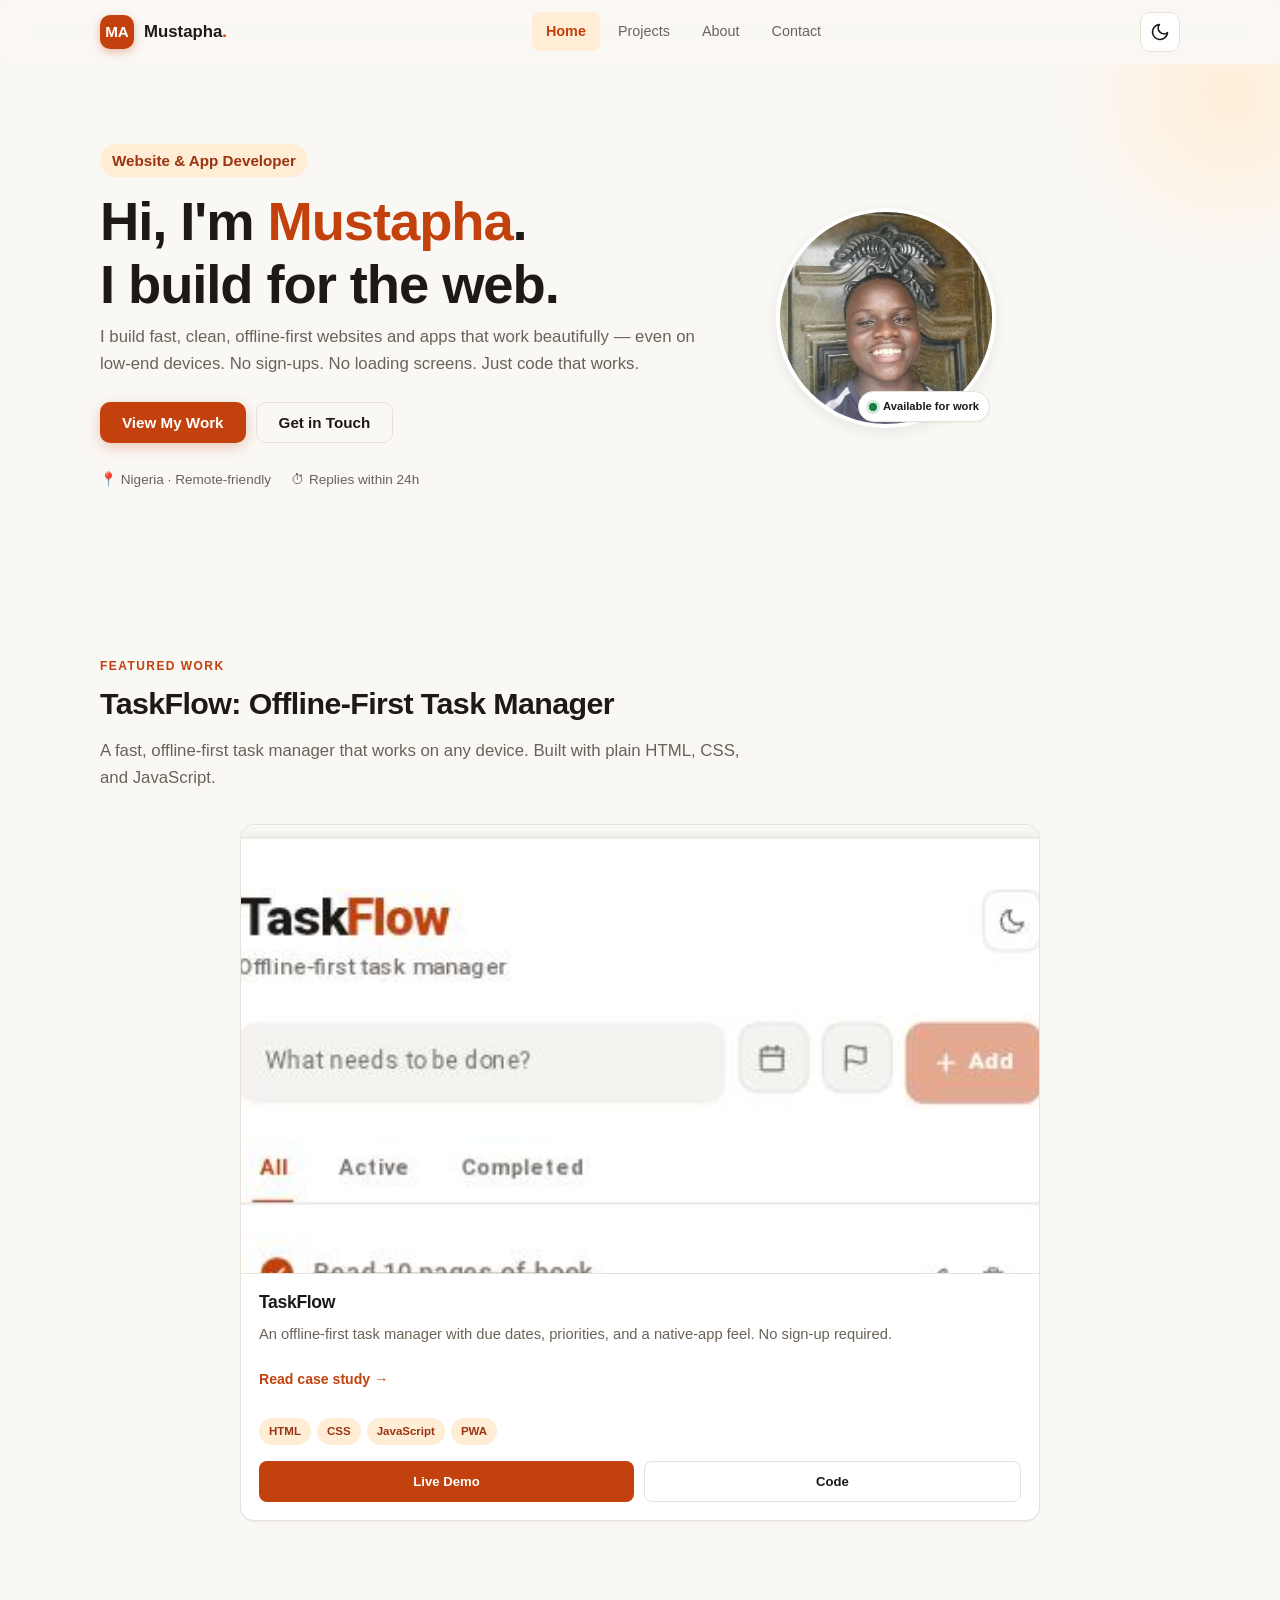
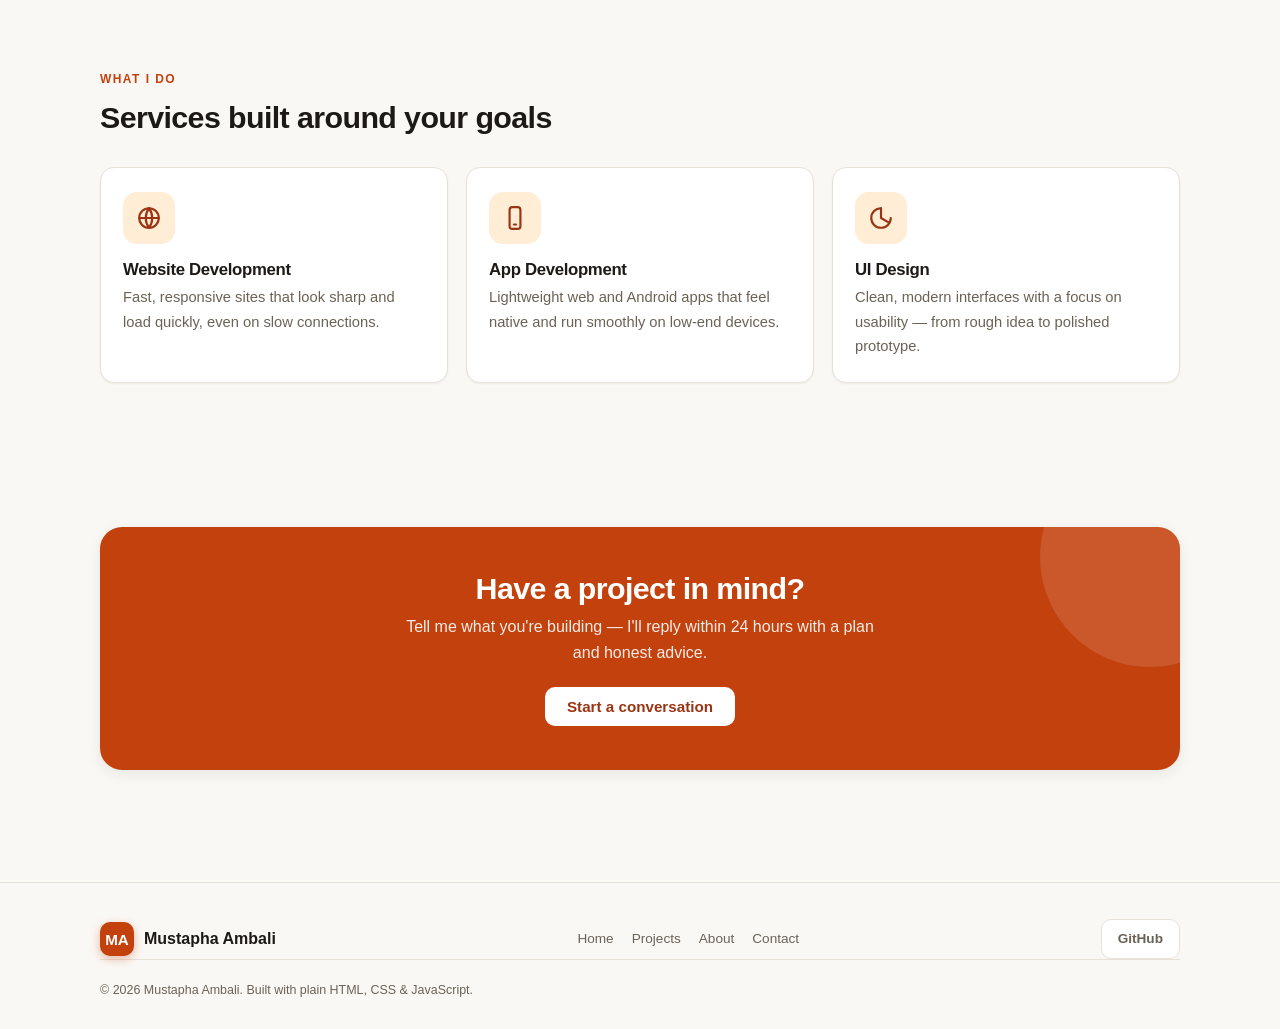
<file: index.html>
<!-- ============================================================
     MUSTAPHA AMBALI — HOME PAGE
     ============================================================ -->
<!DOCTYPE html>
<html lang="en">
<head>
  <meta charset="UTF-8" />
  <meta name="viewport" content="width=device-width, initial-scale=1.0" />
  <meta name="theme-color" content="#c2410c" />
  <meta name="description" content="Mustapha Ambali — Website & App Developer building fast, clean, offline-first web apps." />
  <title>Mustapha Ambali — Website & App Developer</title>
  <link rel="stylesheet" href="styles.css" />
</head>
<body>

  <!-- NAVBAR -->
  <header class="navbar" id="navbar">
    <div class="nav-inner">
      <a href="index.html" class="brand" aria-label="Mustapha Ambali — home">
        <span class="brand-mark" aria-hidden="true">MA</span>
        <span class="brand-name">Mustapha<span>.</span></span>
      </a>
      <nav class="nav-links" aria-label="Primary">
        <a href="index.html" class="active">Home</a>
        <a href="projects.html">Projects</a>
        <a href="about.html">About</a>
        <a href="contact.html">Contact</a>
      </nav>
      <div class="nav-actions">
        <button class="icon-btn theme-toggle" type="button" aria-label="Toggle dark mode">
          <svg class="icon-moon" viewBox="0 0 24 24" fill="none" stroke="currentColor" stroke-width="2" stroke-linecap="round" stroke-linejoin="round"><path d="M21 12.79A9 9 0 1 1 11.21 3 7 7 0 0 0 21 12.79z" /></svg>
          <svg class="icon-sun" viewBox="0 0 24 24" fill="none" stroke="currentColor" stroke-width="2" stroke-linecap="round" stroke-linejoin="round"><circle cx="12" cy="12" r="4" /><path d="M12 2v2M12 20v2M4.93 4.93l1.41 1.41M17.66 17.66l1.41 1.41M2 12h2M20 12h2M4.93 19.07l1.41-1.41M17.66 6.34l1.41-1.41" /></svg>
        </button>
        <button class="icon-btn hamburger" type="button" aria-label="Open menu" aria-controls="mobileMenu" aria-expanded="false">
          <span class="hamburger-lines" aria-hidden="true"><span></span><span></span><span></span></span>
        </button>
      </div>
    </div>
  </header>

  <!-- MOBILE MENU -->
  <div class="mobile-menu" id="mobileMenu" aria-hidden="true">
    <div class="mobile-menu-backdrop" data-close-menu></div>
    <aside class="mobile-menu-panel" role="dialog" aria-modal="true" aria-label="Site menu">
      <div class="mobile-menu-head">
        <span class="mobile-menu-title">Menu</span>
        <button class="mobile-menu-close" type="button" aria-label="Close menu" data-close-menu>
          <svg viewBox="0 0 24 24" fill="none" stroke="currentColor" stroke-width="2" stroke-linecap="round" stroke-linejoin="round"><path d="M18 6 6 18M6 6l12 12" /></svg>
        </button>
      </div>
      <nav class="mobile-nav-links">
        <a href="index.html">Home</a>
        <a href="projects.html">Projects</a>
        <a href="about.html">About</a>
        <a href="contact.html">Contact</a>
      </nav>
      <div class="mobile-menu-foot">
        <a href="contact.html" class="btn btn-primary btn-block">Hire Me</a>
      </div>
    </aside>
  </div>

  <main>
    <!-- HERO -->
    <section class="hero">
      <div class="container hero-inner">
        <div class="hero-photo-wrap">
          <img class="hero-photo" src="profile.jpg" alt="Portrait of Mustapha Ambali" width="220" height="220" />
          <span class="hero-badge" aria-label="Available for work">
            <span class="dot" aria-hidden="true"></span> Available for work
          </span>
        </div>
        <div class="hero-copy">
          <span class="hero-role">Website &amp; App Developer</span>
          <h1>Hi, I'm <span class="accent">Mustapha</span>.<br>I build for the web.</h1>
          <p class="hero-pitch">
            I build fast, clean, offline-first websites and apps that work beautifully — even on low-end devices. No sign-ups. No loading screens. Just code that works.
          </p>
          <div class="hero-actions">
            <a href="projects.html" class="btn btn-primary">View My Work</a>
            <a href="contact.html" class="btn btn-outline">Get in Touch</a>
          </div>
          <div class="hero-meta">
            <span>📍 Nigeria · Remote-friendly</span>
            <span>⏱ Replies within 24h</span>
          </div>
        </div>
      </div>
    </section>

    <!-- FEATURED PROJECT -->
    <section class="section">
      <div class="container">
        <div class="section-head">
          <span class="eyebrow">Featured Work</span>
          <h2>TaskFlow: Offline-First Task Manager</h2>
          <p class="lead">A fast, offline-first task manager that works on any device. Built with plain HTML, CSS, and JavaScript.</p>
        </div>
        
        <div class="card project-card" style="max-width: 800px; margin: 0 auto;">
          <div class="project-thumb">
            <img src="taskflow.jpeg" alt="TaskFlow app screenshot" loading="lazy" />
          </div>
          <div class="project-body">
            <h3>TaskFlow</h3>
            <p>An offline-first task manager with due dates, priorities, and a native-app feel. No sign-up required.</p>
            
            <details class="project-details">
              <summary>Read case study</summary>
              <div class="details-content">
                <p><strong>The Problem:</strong> Most to-do apps force you to create an account and stay online just to check off a task. For people with older phones or unreliable data, simple productivity is frustrating.</p>
                <p><strong>The Solution:</strong> TaskFlow opens instantly and works completely offline. It features due dates, priorities, dark mode, and can be installed like a native app — no sign-ups, no loading screens.</p>
                <p><strong>The Tech:</strong> Built with plain HTML, CSS, and JavaScript. Uses the Service Worker API for offline caching. No databases, no frameworks.</p>
              </div>
            </details>

            <div class="tech-tags">
              <span>HTML</span><span>CSS</span><span>JavaScript</span><span>PWA</span>
            </div>
            <div class="project-links">
              <a href="https://mustaphyambal-maker.github.io/taskflow/" class="link-live" target="_blank" rel="noopener">Live Demo</a>
              <a href="https://github.com/mustaphyambal-maker/taskflow" class="link-code" target="_blank" rel="noopener">Code</a>
            </div>
          </div>
        </div>
      </div>
    </section>

    <!-- SERVICES -->
    <section class="section">
      <div class="container">
        <div class="section-head">
          <span class="eyebrow">What I do</span>
          <h2>Services built around your goals</h2>
        </div>
        <div class="services-grid">
          <article class="card service-card">
            <div class="service-icon">
              <svg viewBox="0 0 24 24" fill="none" stroke="currentColor" stroke-width="2" stroke-linecap="round" stroke-linejoin="round">
                <circle cx="12" cy="12" r="9" />
                <path d="M3 12h18M12 3a15 15 0 0 1 0 18M12 3a15 15 0 0 0 0 18" />
              </svg>
            </div>
            <h3>Website Development</h3>
            <p>Fast, responsive sites that look sharp and load quickly, even on slow connections.</p>
          </article>
          
          <article class="card service-card">
            <div class="service-icon">
              <svg viewBox="0 0 24 24" fill="none" stroke="currentColor" stroke-width="2" stroke-linecap="round" stroke-linejoin="round">
                <rect x="7" y="2" width="10" height="20" rx="2.5" />
                <path d="M11 18h2" />
              </svg>
            </div>
            <h3>App Development</h3>
            <p>Lightweight web and Android apps that feel native and run smoothly on low-end devices.</p>
          </article>
          
          <article class="card service-card">
            <div class="service-icon">
              <svg viewBox="0 0 24 24" fill="none" stroke="currentColor" stroke-width="2" stroke-linecap="round" stroke-linejoin="round">
                <path d="M12 3a9 9 0 1 0 9 9" />
                <path d="M12 3v9l7 4" />
              </svg>
            </div>
            <h3>UI Design</h3>
            <p>Clean, modern interfaces with a focus on usability — from rough idea to polished prototype.</p>
          </article>
        </div>
      </div>
    </section>

    <!-- CTA -->
    <section class="section">
      <div class="container">
        <div class="cta-band">
          <h2>Have a project in mind?</h2>
          <p>Tell me what you're building — I'll reply within 24 hours with a plan and honest advice.</p>
          <a href="contact.html" class="btn">Start a conversation</a>
        </div>
      </div>
    </section>
  </main>

  <!-- FOOTER -->
  <footer class="footer">
    <div class="container footer-inner">
      <a href="index.html" class="footer-brand"><span class="brand-mark">MA</span> Mustapha Ambali</a>
      <nav class="footer-nav">
        <a href="index.html">Home</a>
        <a href="projects.html">Projects</a>
        <a href="about.html">About</a>
        <a href="contact.html">Contact</a>
      </nav>
      <div class="social-links">
        <a href="https://github.com/mustaphyambal-maker" target="_blank" rel="noopener">GitHub</a>
      </div>
    </div>
    <div class="container"><p class="footer-copy">&copy; 2026 Mustapha Ambali. Built with plain HTML, CSS &amp; JavaScript.</p></div>
  </footer>

  <script src="script.js"></script>
</body>
</html>
</file>
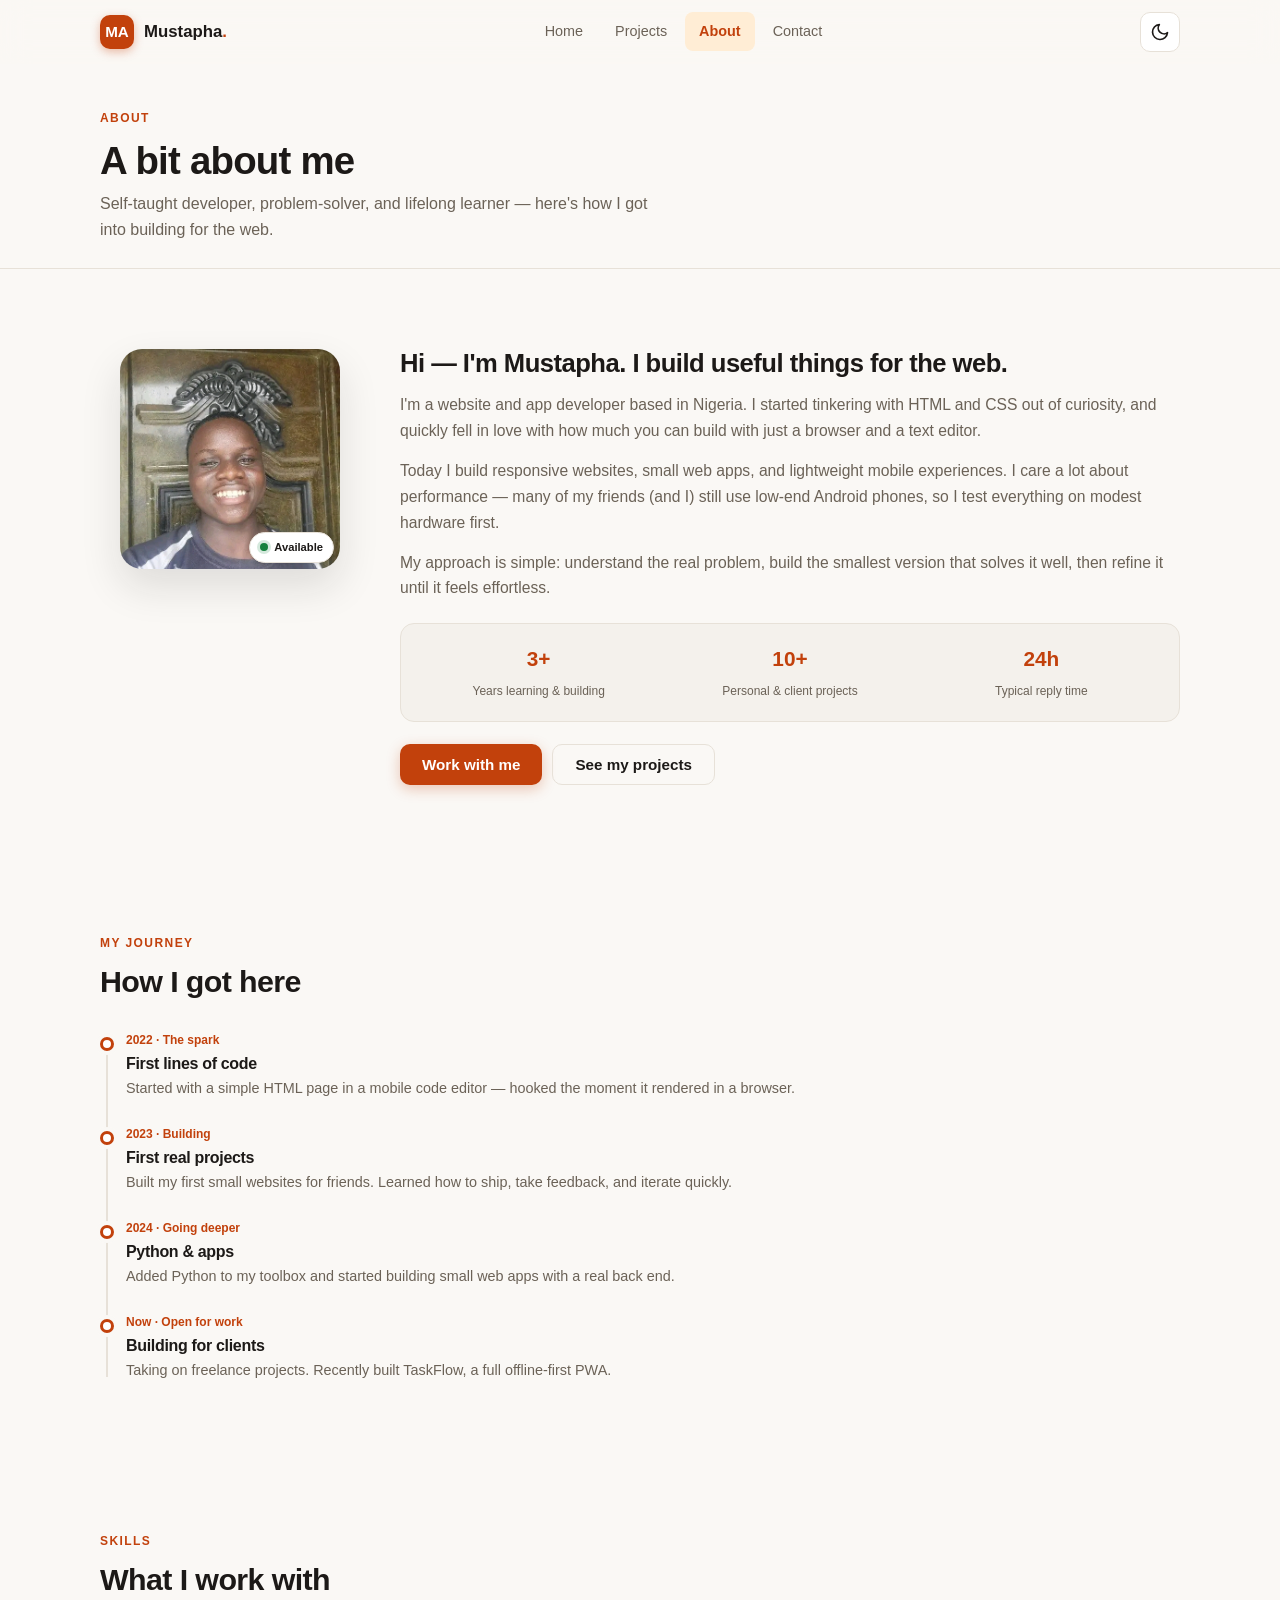
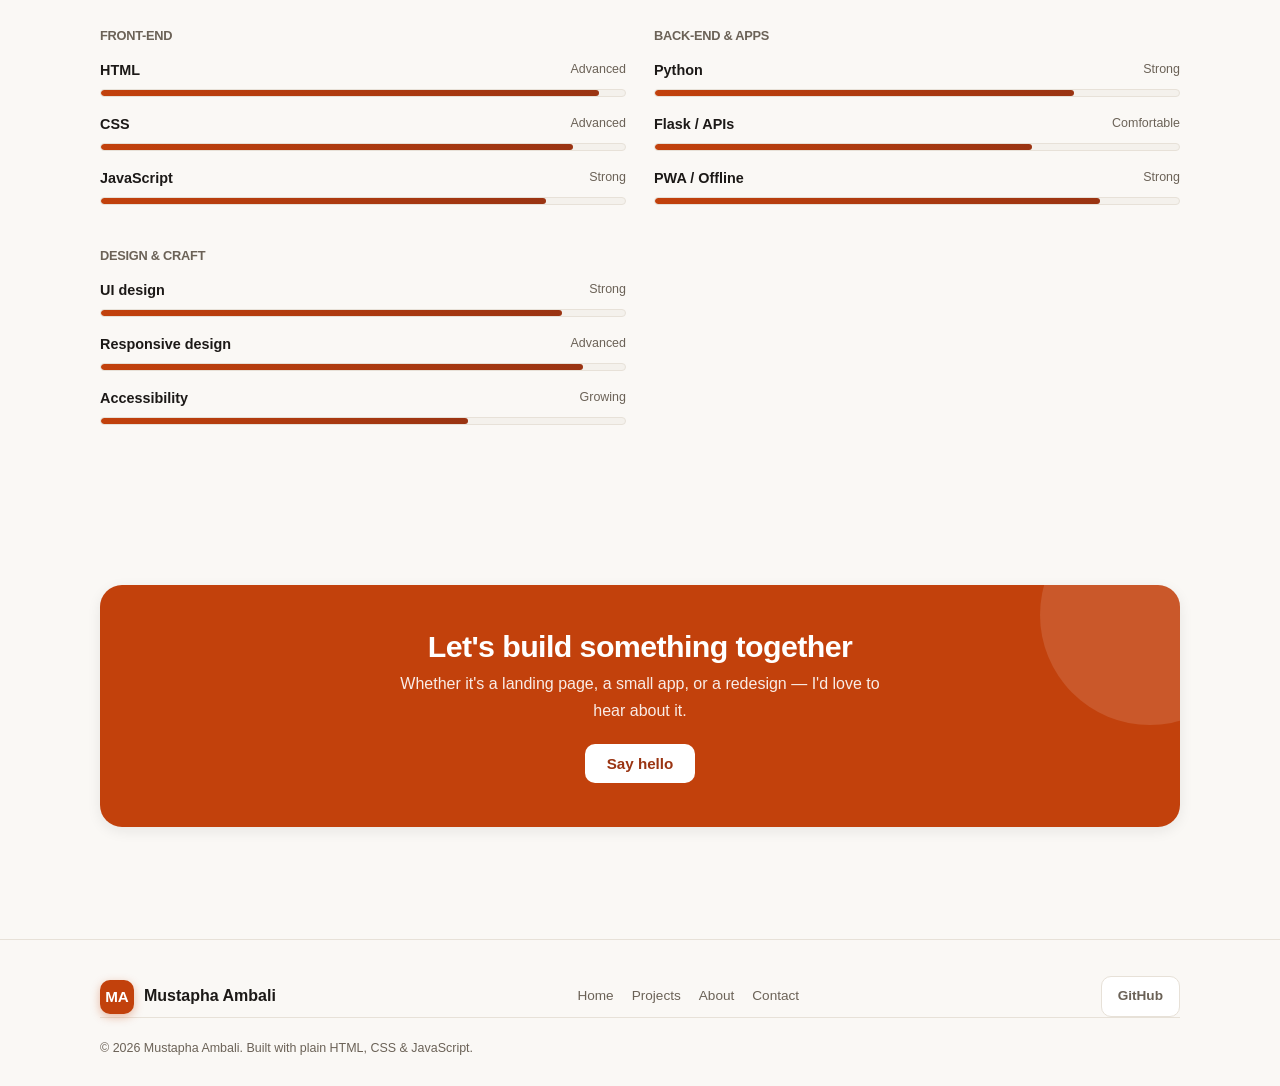
<file: about.html>
<!-- ============================================================
     MUSTAPHA AMBALI — ABOUT PAGE
     ============================================================ -->
<!DOCTYPE html>
<html lang="en">
<head>
  <meta charset="UTF-8" />
  <meta name="viewport" content="width=device-width, initial-scale=1.0" />
  <meta name="theme-color" content="#c2410c" />
  <meta name="description" content="About Mustapha Ambali — self-taught website and app developer from Nigeria." />
  <title>About — Mustapha Ambali</title>
  <link rel="stylesheet" href="styles.css" />
</head>
<body>

  <!-- NAVBAR -->
  <header class="navbar" id="navbar">
    <div class="nav-inner">
      <a href="index.html" class="brand" aria-label="Mustapha Ambali — home">
        <span class="brand-mark" aria-hidden="true">MA</span>
        <span class="brand-name">Mustapha<span>.</span></span>
      </a>
      <nav class="nav-links" aria-label="Primary">
        <a href="index.html">Home</a>
        <a href="projects.html">Projects</a>
        <a href="about.html" class="active">About</a>
        <a href="contact.html">Contact</a>
      </nav>
      <div class="nav-actions">
        <button class="icon-btn theme-toggle" type="button" aria-label="Toggle dark mode">
          <svg class="icon-moon" viewBox="0 0 24 24" fill="none" stroke="currentColor" stroke-width="2" stroke-linecap="round" stroke-linejoin="round"><path d="M21 12.79A9 9 0 1 1 11.21 3 7 7 0 0 0 21 12.79z" /></svg>
          <svg class="icon-sun" viewBox="0 0 24 24" fill="none" stroke="currentColor" stroke-width="2" stroke-linecap="round" stroke-linejoin="round"><circle cx="12" cy="12" r="4" /><path d="M12 2v2M12 20v2M4.93 4.93l1.41 1.41M17.66 17.66l1.41 1.41M2 12h2M20 12h2M4.93 19.07l1.41-1.41M17.66 6.34l1.41-1.41" /></svg>
        </button>
        <button class="icon-btn hamburger" type="button" aria-label="Open menu" aria-controls="mobileMenu" aria-expanded="false">
          <span class="hamburger-lines" aria-hidden="true"><span></span><span></span><span></span></span>
        </button>
      </div>
    </div>
  </header>

  <!-- MOBILE MENU -->
  <div class="mobile-menu" id="mobileMenu" aria-hidden="true">
    <div class="mobile-menu-backdrop" data-close-menu></div>
    <aside class="mobile-menu-panel" role="dialog" aria-modal="true" aria-label="Site menu">
      <div class="mobile-menu-head">
        <span class="mobile-menu-title">Menu</span>
        <button class="mobile-menu-close" type="button" aria-label="Close menu" data-close-menu>
          <svg viewBox="0 0 24 24" fill="none" stroke="currentColor" stroke-width="2" stroke-linecap="round" stroke-linejoin="round"><path d="M18 6 6 18M6 6l12 12" /></svg>
        </button>
      </div>
      <nav class="mobile-nav-links">
        <a href="index.html">Home</a>
        <a href="projects.html">Projects</a>
        <a href="about.html">About</a>
        <a href="contact.html">Contact</a>
      </nav>
      <div class="mobile-menu-foot">
        <a href="contact.html" class="btn btn-primary btn-block">Hire Me</a>
      </div>
    </aside>
  </div>

  <main>
    <!-- PAGE HEADER -->
    <section class="page-header">
      <div class="container">
        <span class="eyebrow">About</span>
        <h1>A bit about me</h1>
        <p>Self-taught developer, problem-solver, and lifelong learner — here's how I got into building for the web.</p>
      </div>
    </section>

    <!-- BIO + PHOTO -->
    <section class="section">
      <div class="container">
        <div class="bio-layout">
          <div class="bio-photo-wrap">
            <img class="bio-photo" src="profile.jpg" alt="Portrait of Mustapha Ambali" width="400" height="400" />
            <span class="hero-badge" aria-label="Available for work">
              <span class="dot" aria-hidden="true"></span> Available
            </span>
          </div>
          <div class="bio-text">
            <h2>Hi — I'm Mustapha. I build useful things for the web.</h2>
            <p>I'm a website and app developer based in Nigeria. I started tinkering with HTML and CSS out of curiosity, and quickly fell in love with how much you can build with just a browser and a text editor.</p>
            <p>Today I build responsive websites, small web apps, and lightweight mobile experiences. I care a lot about performance — many of my friends (and I) still use low-end Android phones, so I test everything on modest hardware first.</p>
            <p>My approach is simple: understand the real problem, build the smallest version that solves it well, then refine it until it feels effortless.</p>
            
            <div class="bio-facts">
              <div class="bio-fact"><strong>3+</strong><span>Years learning &amp; building</span></div>
              <div class="bio-fact"><strong>10+</strong><span>Personal &amp; client projects</span></div>
              <div class="bio-fact"><strong>24h</strong><span>Typical reply time</span></div>
            </div>

            <div class="hero-actions" style="justify-content:flex-start; margin-top: 22px;">
              <a href="contact.html" class="btn btn-primary">Work with me</a>
              <a href="projects.html" class="btn btn-outline">See my projects</a>
            </div>
          </div>
        </div>
      </div>
    </section>

    <!-- JOURNEY TIMELINE -->
    <section class="section">
      <div class="container">
        <div class="section-head">
          <span class="eyebrow">My journey</span>
          <h2>How I got here</h2>
        </div>
        <div class="timeline">
          <div class="timeline-item">
            <div class="timeline-year">2022 · The spark</div>
            <h3>First lines of code</h3>
            <p>Started with a simple HTML page in a mobile code editor — hooked the moment it rendered in a browser.</p>
          </div>
          <div class="timeline-item">
            <div class="timeline-year">2023 · Building</div>
            <h3>First real projects</h3>
            <p>Built my first small websites for friends. Learned how to ship, take feedback, and iterate quickly.</p>
          </div>
          <div class="timeline-item">
            <div class="timeline-year">2024 · Going deeper</div>
            <h3>Python &amp; apps</h3>
            <p>Added Python to my toolbox and started building small web apps with a real back end.</p>
          </div>
          <div class="timeline-item">
            <div class="timeline-year">Now · Open for work</div>
            <h3>Building for clients</h3>
            <p>Taking on freelance projects. Recently built TaskFlow, a full offline-first PWA.</p>
          </div>
        </div>
      </div>
    </section>

    <!-- SKILLS -->
    <section class="section">
      <div class="container">
        <div class="section-head">
          <span class="eyebrow">Skills</span>
          <h2>What I work with</h2>
        </div>
        <div class="skills-grid">
          <div class="skill-category">
            <h3>Front-end</h3>
            <div class="skill-item">
              <div class="skill-header"><span>HTML</span><span class="level">Advanced</span></div>
              <div class="skill-track"><div class="skill-fill" data-level="95" style="width: 95%;"></div></div>
            </div>
            <div class="skill-item">
              <div class="skill-header"><span>CSS</span><span class="level">Advanced</span></div>
              <div class="skill-track"><div class="skill-fill" data-level="90" style="width: 90%;"></div></div>
            </div>
            <div class="skill-item">
              <div class="skill-header"><span>JavaScript</span><span class="level">Strong</span></div>
              <div class="skill-track"><div class="skill-fill" data-level="85" style="width: 85%;"></div></div>
            </div>
          </div>
          <div class="skill-category">
            <h3>Back-end &amp; Apps</h3>
            <div class="skill-item">
              <div class="skill-header"><span>Python</span><span class="level">Strong</span></div>
              <div class="skill-track"><div class="skill-fill" data-level="80" style="width: 80%;"></div></div>
            </div>
            <div class="skill-item">
              <div class="skill-header"><span>Flask / APIs</span><span class="level">Comfortable</span></div>
              <div class="skill-track"><div class="skill-fill" data-level="72" style="width: 72%;"></div></div>
            </div>
            <div class="skill-item">
              <div class="skill-header"><span>PWA / Offline</span><span class="level">Strong</span></div>
              <div class="skill-track"><div class="skill-fill" data-level="85" style="width: 85%;"></div></div>
            </div>
          </div>
          <div class="skill-category">
            <h3>Design &amp; Craft</h3>
            <div class="skill-item">
              <div class="skill-header"><span>UI design</span><span class="level">Strong</span></div>
              <div class="skill-track"><div class="skill-fill" data-level="88" style="width: 88%;"></div></div>
            </div>
            <div class="skill-item">
              <div class="skill-header"><span>Responsive design</span><span class="level">Advanced</span></div>
              <div class="skill-track"><div class="skill-fill" data-level="92" style="width: 92%;"></div></div>
            </div>
            <div class="skill-item">
              <div class="skill-header"><span>Accessibility</span><span class="level">Growing</span></div>
              <div class="skill-track"><div class="skill-fill" data-level="70" style="width: 70%;"></div></div>
            </div>
          </div>
        </div>
      </div>
    </section>

    <!-- CTA -->
    <section class="section">
      <div class="container">
        <div class="cta-band">
          <h2>Let's build something together</h2>
          <p>Whether it's a landing page, a small app, or a redesign — I'd love to hear about it.</p>
          <a href="contact.html" class="btn">Say hello</a>
        </div>
      </div>
    </section>
  </main>

  <!-- FOOTER -->
  <footer class="footer">
    <div class="container footer-inner">
      <a href="index.html" class="footer-brand"><span class="brand-mark">MA</span> Mustapha Ambali</a>
      <nav class="footer-nav">
        <a href="index.html">Home</a>
        <a href="projects.html">Projects</a>
        <a href="about.html">About</a>
        <a href="contact.html">Contact</a>
      </nav>
      <div class="social-links">
        <a href="https://github.com/mustaphyambal-maker" target="_blank" rel="noopener">GitHub</a>
      </div>
    </div>
    <div class="container"><p class="footer-copy">&copy; 2026 Mustapha Ambali. Built with plain HTML, CSS &amp; JavaScript.</p></div>
  </footer>

  <script src="script.js"></script>
</body>
</html>
</file>
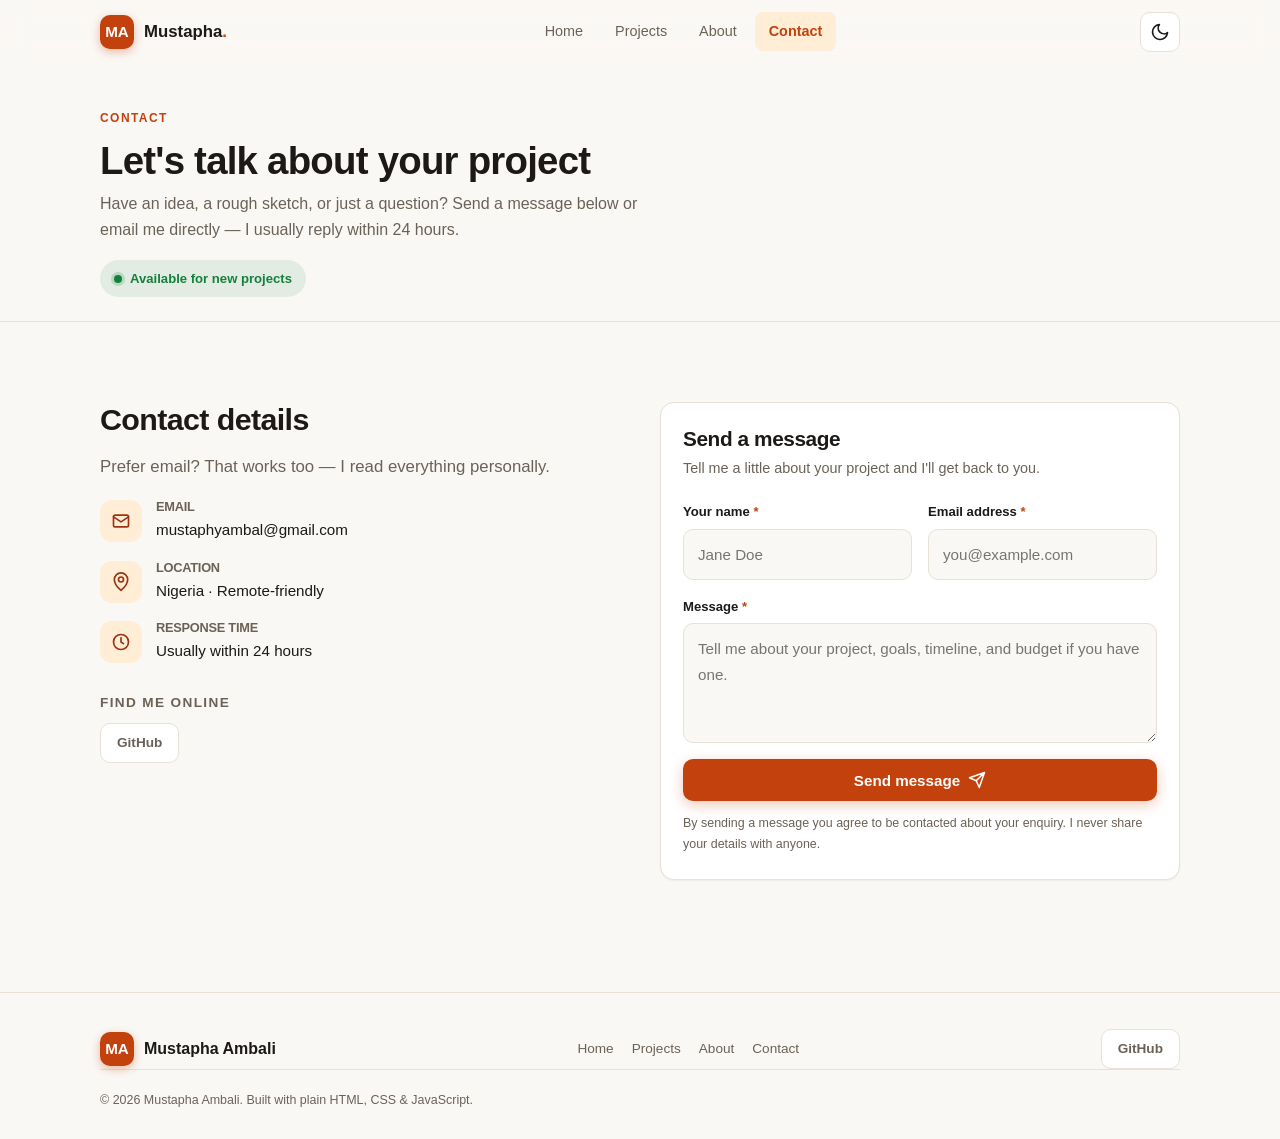
<file: contact.html>
<!-- ============================================================
     MUSTAPHA AMBALI — CONTACT PAGE
     ============================================================ -->
<!DOCTYPE html>
<html lang="en">
<head>
  <meta charset="UTF-8" />
  <meta name="viewport" content="width=device-width, initial-scale=1.0" />
  <meta name="theme-color" content="#c2410c" />
  <meta name="description" content="Get in touch with Mustapha Ambali — website and app developer." />
  <title>Contact — Mustapha Ambali</title>
  <link rel="stylesheet" href="styles.css" />
</head>
<body>

  <!-- NAVBAR -->
  <header class="navbar" id="navbar">
    <div class="nav-inner">
      <a href="index.html" class="brand" aria-label="Mustapha Ambali — home">
        <span class="brand-mark" aria-hidden="true">MA</span>
        <span class="brand-name">Mustapha<span>.</span></span>
      </a>
      <nav class="nav-links" aria-label="Primary">
        <a href="index.html">Home</a>
        <a href="projects.html">Projects</a>
        <a href="about.html">About</a>
        <a href="contact.html" class="active">Contact</a>
      </nav>
      <div class="nav-actions">
        <button class="icon-btn theme-toggle" type="button" aria-label="Toggle dark mode">
          <svg class="icon-moon" viewBox="0 0 24 24" fill="none" stroke="currentColor" stroke-width="2" stroke-linecap="round" stroke-linejoin="round"><path d="M21 12.79A9 9 0 1 1 11.21 3 7 7 0 0 0 21 12.79z" /></svg>
          <svg class="icon-sun" viewBox="0 0 24 24" fill="none" stroke="currentColor" stroke-width="2" stroke-linecap="round" stroke-linejoin="round"><circle cx="12" cy="12" r="4" /><path d="M12 2v2M12 20v2M4.93 4.93l1.41 1.41M17.66 17.66l1.41 1.41M2 12h2M20 12h2M4.93 19.07l1.41-1.41M17.66 6.34l1.41-1.41" /></svg>
        </button>
        <button class="icon-btn hamburger" type="button" aria-label="Open menu" aria-controls="mobileMenu" aria-expanded="false">
          <span class="hamburger-lines" aria-hidden="true"><span></span><span></span><span></span></span>
        </button>
      </div>
    </div>
  </header>

  <!-- MOBILE MENU -->
  <div class="mobile-menu" id="mobileMenu" aria-hidden="true">
    <div class="mobile-menu-backdrop" data-close-menu></div>
    <aside class="mobile-menu-panel" role="dialog" aria-modal="true" aria-label="Site menu">
      <div class="mobile-menu-head">
        <span class="mobile-menu-title">Menu</span>
        <button class="mobile-menu-close" type="button" aria-label="Close menu" data-close-menu>
          <svg viewBox="0 0 24 24" fill="none" stroke="currentColor" stroke-width="2" stroke-linecap="round" stroke-linejoin="round"><path d="M18 6 6 18M6 6l12 12" /></svg>
        </button>
      </div>
      <nav class="mobile-nav-links">
        <a href="index.html">Home</a>
        <a href="projects.html">Projects</a>
        <a href="about.html">About</a>
        <a href="contact.html">Contact</a>
      </nav>
      <div class="mobile-menu-foot">
        <a href="mailto:mustaphyambal@gmail.com" class="btn btn-primary btn-block">Email Me</a>
      </div>
    </aside>
  </div>

  <main>
    <!-- PAGE HEADER -->
    <section class="page-header">
      <div class="container">
        <span class="eyebrow">Contact</span>
        <h1>Let's talk about your project</h1>
        <p>Have an idea, a rough sketch, or just a question? Send a message below or email me directly — I usually reply within 24 hours.</p>
        <span class="availability">
          <span class="dot" aria-hidden="true"></span>
          Available for new projects
        </span>
      </div>
    </section>

    <!-- CONTACT INFO + FORM -->
    <section class="section">
      <div class="container">
        <div class="contact-layout">
          
          <!-- LEFT: Contact Details -->
          <div>
            <h2>Contact details</h2>
            <p class="lead">Prefer email? That works too — I read everything personally.</p>
            
            <div class="contact-info-list">
              <div class="contact-info-item">
                <div class="contact-info-icon" aria-hidden="true">
                  <svg viewBox="0 0 24 24" fill="none" stroke="currentColor" stroke-width="2" stroke-linecap="round" stroke-linejoin="round"><rect x="3" y="5" width="18" height="14" rx="2" /><path d="m3 7 9 6 9-6" /></svg>
                </div>
                <div>
                  <h4>Email</h4>
                  <a href="mailto:mustaphyambal@gmail.com">mustaphyambal@gmail.com</a>
                </div>
              </div>

              <div class="contact-info-item">
                <div class="contact-info-icon" aria-hidden="true">
                  <svg viewBox="0 0 24 24" fill="none" stroke="currentColor" stroke-width="2" stroke-linecap="round" stroke-linejoin="round"><path d="M12 22s8-6.5 8-13a8 8 0 0 0-16 0c0 6.5 8 13 8 13z" /><circle cx="12" cy="9" r="3" /></svg>
                </div>
                <div>
                  <h4>Location</h4>
                  <p>Nigeria · Remote-friendly</p>
                </div>
              </div>

              <div class="contact-info-item">
                <div class="contact-info-icon" aria-hidden="true">
                  <svg viewBox="0 0 24 24" fill="none" stroke="currentColor" stroke-width="2" stroke-linecap="round" stroke-linejoin="round"><circle cx="12" cy="12" r="9" /><path d="M12 7v5l3 2" /></svg>
                </div>
                <div>
                  <h4>Response time</h4>
                  <p>Usually within 24 hours</p>
                </div>
              </div>
            </div>

            <h3 style="margin-top: 32px; font-size: 0.85rem; text-transform: uppercase; letter-spacing: 0.1em; color: var(--text-muted);">Find me online</h3>
            <div class="social-links" style="margin-top: 12px;">
              <a href="https://github.com/mustaphyambal-maker" target="_blank" rel="noopener" aria-label="GitHub">GitHub</a>
            </div>
          </div>

          <!-- RIGHT: Form -->
          <div class="card form-card">
            <h2 style="font-size: 1.3rem; margin-bottom: 6px;">Send a message</h2>
            <p class="text-muted" style="font-size: 0.9rem; margin-bottom: 20px;">Tell me a little about your project and I'll get back to you.</p>

            <!-- FORMSPREE FORM (ID: mzeegoze) -->
            <form id="contactForm" action="https://formspree.io/f/mzeegoze" method="POST" novalidate>
              <div class="form-row">
                <div class="form-group">
                  <label for="name">Your name <span class="req">*</span></label>
                  <input type="text" id="name" name="name" placeholder="Jane Doe" autocomplete="name" required />
                  <span class="form-error" aria-live="polite"></span>
                </div>
                <div class="form-group">
                  <label for="email">Email address <span class="req">*</span></label>
                  <input type="email" id="email" name="email" placeholder="you@example.com" autocomplete="email" required />
                  <span class="form-error" aria-live="polite"></span>
                </div>
              </div>

              <div class="form-group" style="margin-bottom: 16px;">
                <label for="message">Message <span class="req">*</span></label>
                <textarea id="message" name="message" placeholder="Tell me about your project, goals, timeline, and budget if you have one." required></textarea>
                <span class="form-error" aria-live="polite"></span>
              </div>

              <button type="submit" class="btn btn-primary btn-block">
                Send message
                <svg viewBox="0 0 24 24" fill="none" stroke="currentColor" stroke-width="2" stroke-linecap="round" stroke-linejoin="round"><path d="M22 2 11 13M22 2l-7 20-4-9-9-4 20-7z" /></svg>
              </button>

              <div id="formStatus" class="form-status" role="status" aria-live="polite"></div>
              <p class="form-note">By sending a message you agree to be contacted about your enquiry. I never share your details with anyone.</p>
            </form>
          </div>

        </div>
      </div>
    </section>
  </main>

  <!-- FOOTER -->
  <footer class="footer">
    <div class="container footer-inner">
      <a href="index.html" class="footer-brand"><span class="brand-mark">MA</span> Mustapha Ambali</a>
      <nav class="footer-nav">
        <a href="index.html">Home</a>
        <a href="projects.html">Projects</a>
        <a href="about.html">About</a>
        <a href="contact.html">Contact</a>
      </nav>
      <div class="social-links">
        <a href="https://github.com/mustaphyambal-maker" target="_blank" rel="noopener">GitHub</a>
      </div>
    </div>
    <div class="container"><p class="footer-copy">&copy; 2026 Mustapha Ambali. Built with plain HTML, CSS &amp; JavaScript.</p></div>
  </footer>

  <script src="script.js"></script>
</body>
</html>
</file>
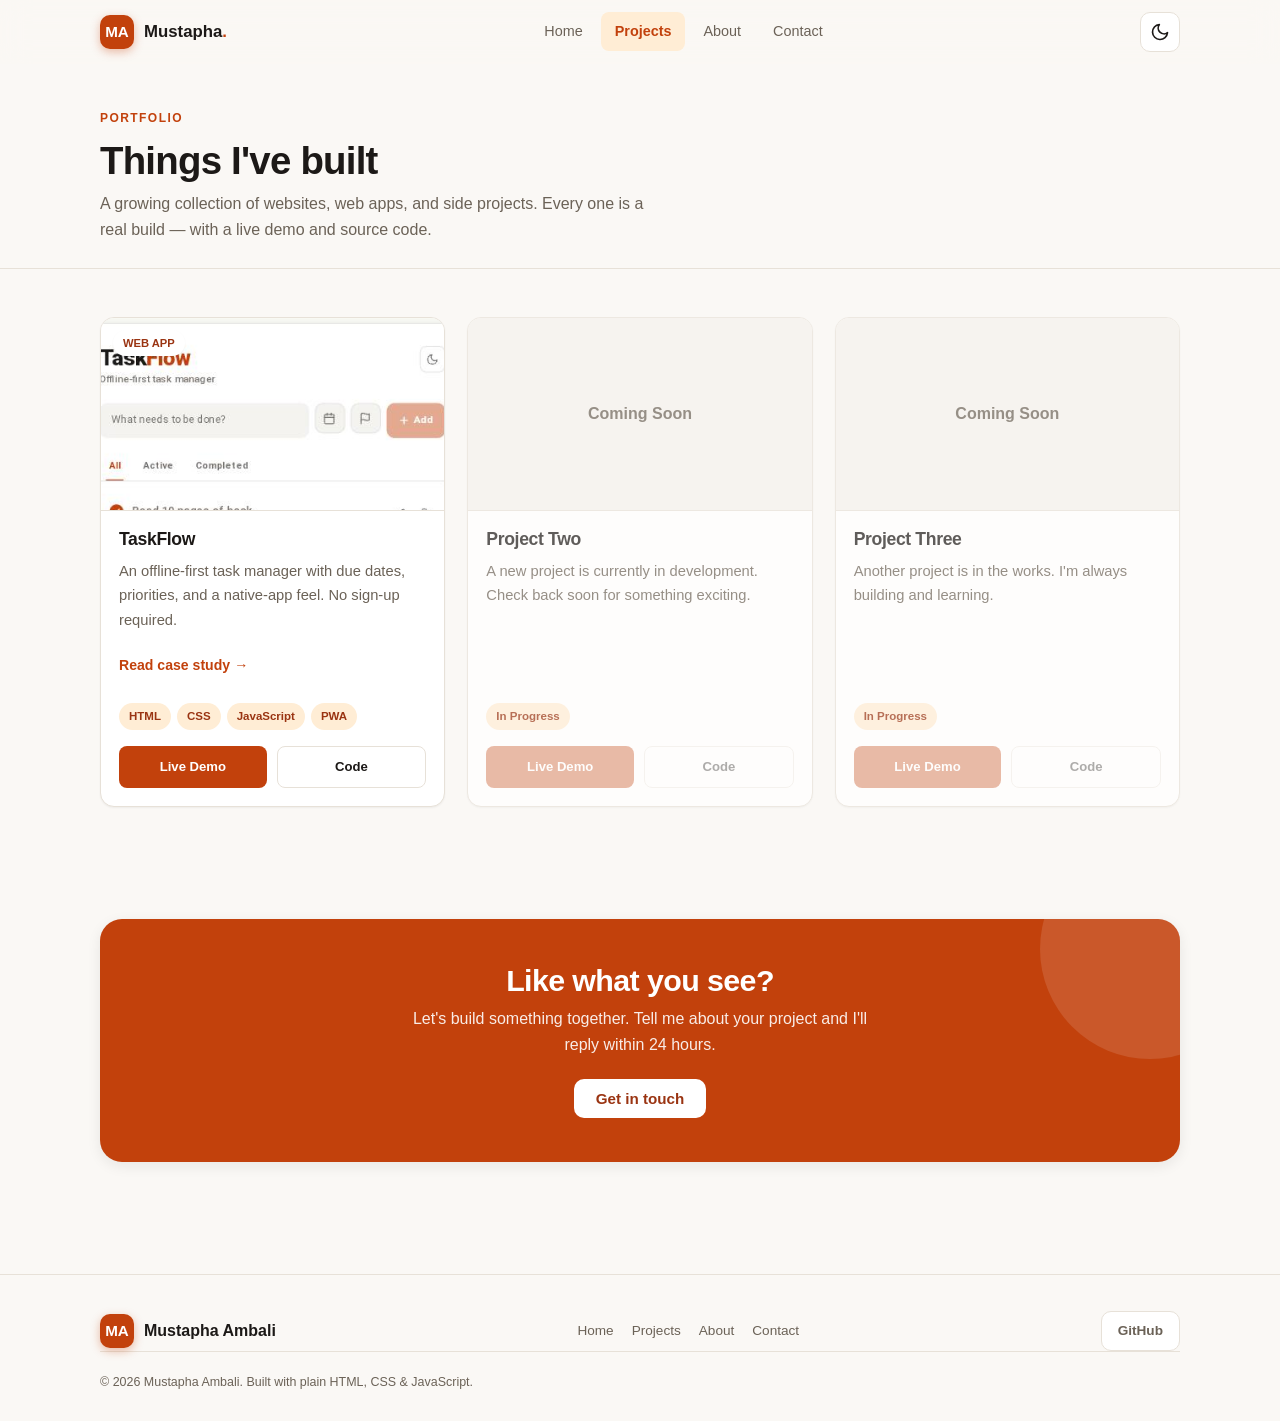
<file: projects.html>
<!-- ============================================================
     MUSTAPHA AMBALI — PROJECTS PAGE
     ============================================================ -->
<!DOCTYPE html>
<html lang="en">
<head>
  <meta charset="UTF-8" />
  <meta name="viewport" content="width=device-width, initial-scale=1.0" />
  <meta name="theme-color" content="#c2410c" />
  <meta name="description" content="All projects by Mustapha Ambali — websites, web apps, and Python projects." />
  <title>Projects — Mustapha Ambali</title>
  <link rel="stylesheet" href="styles.css" />
</head>
<body>

  <!-- NAVBAR -->
  <header class="navbar" id="navbar">
    <div class="nav-inner">
      <a href="index.html" class="brand" aria-label="Mustapha Ambali — home">
        <span class="brand-mark" aria-hidden="true">MA</span>
        <span class="brand-name">Mustapha<span>.</span></span>
      </a>
      <nav class="nav-links" aria-label="Primary">
        <a href="index.html">Home</a>
        <a href="projects.html" class="active">Projects</a>
        <a href="about.html">About</a>
        <a href="contact.html">Contact</a>
      </nav>
      <div class="nav-actions">
        <button class="icon-btn theme-toggle" type="button" aria-label="Toggle dark mode">
          <svg class="icon-moon" viewBox="0 0 24 24" fill="none" stroke="currentColor" stroke-width="2" stroke-linecap="round" stroke-linejoin="round"><path d="M21 12.79A9 9 0 1 1 11.21 3 7 7 0 0 0 21 12.79z" /></svg>
          <svg class="icon-sun" viewBox="0 0 24 24" fill="none" stroke="currentColor" stroke-width="2" stroke-linecap="round" stroke-linejoin="round"><circle cx="12" cy="12" r="4" /><path d="M12 2v2M12 20v2M4.93 4.93l1.41 1.41M17.66 17.66l1.41 1.41M2 12h2M20 12h2M4.93 19.07l1.41-1.41M17.66 6.34l1.41-1.41" /></svg>
        </button>
        <button class="icon-btn hamburger" type="button" aria-label="Open menu" aria-controls="mobileMenu" aria-expanded="false">
          <span class="hamburger-lines" aria-hidden="true"><span></span><span></span><span></span></span>
        </button>
      </div>
    </div>
  </header>

  <!-- MOBILE MENU -->
  <div class="mobile-menu" id="mobileMenu" aria-hidden="true">
    <div class="mobile-menu-backdrop" data-close-menu></div>
    <aside class="mobile-menu-panel" role="dialog" aria-modal="true" aria-label="Site menu">
      <div class="mobile-menu-head">
        <span class="mobile-menu-title">Menu</span>
        <button class="mobile-menu-close" type="button" aria-label="Close menu" data-close-menu>
          <svg viewBox="0 0 24 24" fill="none" stroke="currentColor" stroke-width="2" stroke-linecap="round" stroke-linejoin="round"><path d="M18 6 6 18M6 6l12 12" /></svg>
        </button>
      </div>
      <nav class="mobile-nav-links">
        <a href="index.html">Home</a>
        <a href="projects.html">Projects</a>
        <a href="about.html">About</a>
        <a href="contact.html">Contact</a>
      </nav>
      <div class="mobile-menu-foot">
        <a href="contact.html" class="btn btn-primary btn-block">Hire Me</a>
      </div>
    </aside>
  </div>

  <main>
    <!-- PAGE HEADER -->
    <section class="page-header">
      <div class="container">
        <span class="eyebrow">Portfolio</span>
        <h1>Things I've built</h1>
        <p>A growing collection of websites, web apps, and side projects. Every one is a real build — with a live demo and source code.</p>
      </div>
    </section>

    <!-- PROJECTS GRID -->
    <section class="section-tight">
      <div class="container">
        <div class="projects-grid">

          <!-- PROJECT 1: TaskFlow -->
          <article class="card project-card">
            <div class="project-thumb">
              <img src="taskflow.jpeg" alt="TaskFlow app screenshot" loading="lazy" />
              <span class="project-badge">Web App</span>
            </div>
            <div class="project-body">
              <h3>TaskFlow</h3>
              <p>An offline-first task manager with due dates, priorities, and a native-app feel. No sign-up required.</p>

              <details class="project-details">
                <summary>Read case study</summary>
                <div class="details-content">
                  <p><strong>The Problem:</strong> Most to-do apps force you to create an account and stay online just to check off a task. For people with older phones or unreliable data, simple productivity is frustrating.</p>
                  <p><strong>The Solution:</strong> TaskFlow opens instantly and works completely offline. It features due dates, priorities, dark mode, and can be installed like a native app — no sign-ups, no loading screens.</p>
                  <p><strong>The Tech:</strong> Built with plain HTML, CSS, and JavaScript. Uses the Service Worker API for offline caching. No databases, no frameworks.</p>
                </div>
              </details>
              <div class="tech-tags">
                <span>HTML</span><span>CSS</span><span>JavaScript</span><span>PWA</span>
              </div>
              <div class="project-links">
                <a href="https://mustaphyambal-maker.github.io/taskflow/" class="link-live" target="_blank" rel="noopener">Live Demo</a>
                <a href="https://github.com/mustaphyambal-maker/taskflow" class="link-code" target="_blank" rel="noopener">Code</a>
              </div>
            </div>
          </article>

          <!-- PROJECT 2: Coming Soon -->
          <article class="card project-card" style="opacity: 0.7;">
            <div class="project-thumb" style="background: var(--surface-alt); display: grid; place-items: center;">
              <span style="color: var(--text-muted); font-weight: 600;">Coming Soon</span>
            </div>
            <div class="project-body">
              <h3>Project Two</h3>
              <p>A new project is currently in development. Check back soon for something exciting.</p>
              <div class="tech-tags">
                <span>In Progress</span>
              </div>
              <div class="project-links">
                <a href="#" class="link-live" style="pointer-events: none; opacity: 0.5;">Live Demo</a>
                <a href="#" class="link-code" style="pointer-events: none; opacity: 0.5;">Code</a>
              </div>
            </div>
          </article>

          <!-- PROJECT 3: Coming Soon -->
          <article class="card project-card" style="opacity: 0.7;">
            <div class="project-thumb" style="background: var(--surface-alt); display: grid; place-items: center;">
              <span style="color: var(--text-muted); font-weight: 600;">Coming Soon</span>
            </div>
            <div class="project-body">
              <h3>Project Three</h3>
              <p>Another project is in the works. I'm always building and learning.</p>
              <div class="tech-tags">
                <span>In Progress</span>
              </div>
              <div class="project-links">
                <a href="#" class="link-live" style="pointer-events: none; opacity: 0.5;">Live Demo</a>
                <a href="#" class="link-code" style="pointer-events: none; opacity: 0.5;">Code</a>
              </div>
            </div>
          </article>

        </div>
      </div>
    </section>

    <!-- CTA -->
    <section class="section">
      <div class="container">
        <div class="cta-band">
          <h2>Like what you see?</h2>
          <p>Let's build something together. Tell me about your project and I'll reply within 24 hours.</p>
          <a href="contact.html" class="btn">Get in touch</a>
        </div>
      </div>
    </section>
  </main>

  <!-- FOOTER -->
  <footer class="footer">
    <div class="container footer-inner">
      <a href="index.html" class="footer-brand"><span class="brand-mark">MA</span> Mustapha Ambali</a>
      <nav class="footer-nav">
        <a href="index.html">Home</a>
        <a href="projects.html">Projects</a>
        <a href="about.html">About</a>
        <a href="contact.html">Contact</a>
      </nav>
      <div class="social-links">
        <a href="https://github.com/mustaphyambal-maker" target="_blank" rel="noopener">GitHub</a>
      </div>
    </div>
    <div class="container"><p class="footer-copy">&copy; 2026 Mustapha Ambali. Built with plain HTML, CSS &amp; JavaScript.</p></div>
  </footer>

  <script src="script.js"></script>
</body>
</html>
</file>
<file: styles.css>
/* ============================================================
   MUSTAPHA AMBALI — PORTFOLIO STYLES
   File: styles.css
   ============================================================ */

/* 1. DESIGN TOKENS */
:root {
  --brand: #c2410c;
  --brand-dark: #9a3412;
  --brand-soft: #ffedd5;
  --bg: #faf8f5;
  --surface: #ffffff;
  --surface-alt: #f4f1ec;
  --text: #1c1917;
  --text-muted: #6b6257;
  --border: #e7e1d8;
  --overlay: rgba(28, 25, 23, 0.55);
  --success: #15803d;
  --error: #b91c1c;
  --radius-sm: 8px;
  --radius: 14px;
  --radius-lg: 22px;
  --shadow-sm: 0 1px 2px rgba(28, 25, 23, 0.05);
  --shadow: 0 4px 14px rgba(28, 25, 23, 0.08);
  --shadow-lg: 0 18px 40px rgba(28, 25, 23, 0.12);
  --transition: 0.22s ease;
  --nav-height: 64px;
}

body.dark {
  --brand: #fb923c;
  --brand-dark: #f97316;
  --brand-soft: #2a1d10;
  --bg: #12110f;
  --surface: #1a1815;
  --surface-alt: #232019;
  --text: #f5f1ea;
  --text-muted: #a8a094;
  --border: #2e2a24;
  --overlay: rgba(0, 0, 0, 0.7);
  --shadow-sm: 0 1px 2px rgba(0, 0, 0, 0.4);
  --shadow: 0 4px 14px rgba(0, 0, 0, 0.45);
  --shadow-lg: 0 18px 40px rgba(0, 0, 0, 0.6);
}

/* 2. RESET & BASE */
*, *::before, *::after { box-sizing: border-box; margin: 0; padding: 0; }
html { scroll-behavior: smooth; scroll-padding-top: calc(var(--nav-height) + 12px); -webkit-text-size-adjust: 100%; }
body {
  font-family: -apple-system, BlinkMacSystemFont, "Segoe UI", Roboto, "Helvetica Neue", Arial, sans-serif;
  background: var(--bg); color: var(--text); line-height: 1.65; font-size: 16px;
  transition: background var(--transition), color var(--transition);
  -webkit-font-smoothing: antialiased; overflow-x: hidden;
}
img { max-width: 100%; height: auto; display: block; }
a { color: var(--brand); text-decoration: none; transition: color var(--transition); }
a:hover, a:focus-visible { color: var(--brand-dark); }
button { font: inherit; cursor: pointer; border: none; background: none; color: inherit; }
ul, ol { list-style: none; }
:focus-visible { outline: 2px solid var(--brand); outline-offset: 3px; border-radius: 4px; }
@media (prefers-reduced-motion: reduce) {
  *, *::before, *::after { animation-duration: 0.001ms !important; transition-duration: 0.001ms !important; scroll-behavior: auto !important; }
}

/* 3. TYPOGRAPHY & HELPERS */
h1, h2, h3, h4 { font-weight: 800; line-height: 1.15; letter-spacing: -0.02em; color: var(--text); }
h1 { font-size: 2.1rem; }
h2 { font-size: 1.65rem; margin-bottom: 0.5em; }
h3 { font-size: 1.15rem; }
.container { width: 100%; max-width: 1120px; margin-inline: auto; padding-inline: 20px; }
.section { padding-block: 56px; }
.section-tight { padding-block: 40px; }
.section-head { max-width: 640px; margin-bottom: 32px; }
.eyebrow { display: inline-block; font-size: 0.75rem; font-weight: 700; letter-spacing: 0.12em; text-transform: uppercase; color: var(--brand); margin-bottom: 10px; }
.lead { font-size: 1.05rem; color: var(--text-muted); }
.text-muted { color: var(--text-muted); }
.text-center { text-align: center; }

/* 4. BUTTONS */
.btn {
  display: inline-flex; align-items: center; justify-content: center; gap: 8px;
  padding: 12px 22px; border-radius: 10px; font-weight: 600; font-size: 0.95rem;
  line-height: 1; text-align: center; transition: all var(--transition); cursor: pointer; white-space: nowrap;
}
.btn-primary { background: var(--brand); color: #fff; box-shadow: 0 4px 14px rgba(194, 65, 12, 0.28); }
.btn-primary:hover { background: var(--brand-dark); color: #fff; transform: translateY(-2px); box-shadow: 0 8px 22px rgba(194, 65, 12, 0.36); }
.btn-outline { background: transparent; color: var(--text); border: 1.5px solid var(--border); }
.btn-outline:hover { border-color: var(--brand); color: var(--brand); transform: translateY(-2px); }
.btn-block { width: 100%; }
.btn svg { width: 18px; height: 18px; }

/* 5. NAVBAR & MOBILE MENU */
.navbar {
  position: sticky; top: 0; z-index: 100; height: var(--nav-height);
  display: flex; align-items: center;
  background: color-mix(in srgb, var(--bg) 82%, transparent);
  backdrop-filter: blur(14px); -webkit-backdrop-filter: blur(14px);
  border-bottom: 1px solid transparent; transition: all var(--transition);
}
.navbar.is-scrolled { border-bottom-color: var(--border); box-shadow: var(--shadow-sm); background: color-mix(in srgb, var(--bg) 92%, transparent); }
.nav-inner { display: flex; align-items: center; justify-content: space-between; width: 100%; max-width: 1120px; margin-inline: auto; padding-inline: 20px; gap: 16px; }
.brand { display: inline-flex; align-items: center; gap: 10px; font-weight: 800; font-size: 1.05rem; color: var(--text); }
.brand:hover { color: var(--brand); }
.brand-mark { width: 34px; height: 34px; border-radius: 10px; background: var(--brand); color: #fff; display: grid; place-items: center; font-weight: 800; font-size: 0.95rem; box-shadow: 0 3px 10px rgba(194, 65, 12, 0.35); flex-shrink: 0; }
.brand-name span { color: var(--brand); }
.nav-links { display: none; align-items: center; gap: 4px; }
.nav-links a { display: inline-block; padding: 8px 14px; border-radius: 8px; font-size: 0.9rem; font-weight: 500; color: var(--text-muted); transition: all var(--transition); }
.nav-links a:hover, .nav-links a.active { color: var(--brand); background: var(--brand-soft); font-weight: 600; }
.nav-actions { display: flex; align-items: center; gap: 8px; }
.icon-btn { width: 40px; height: 40px; display: inline-grid; place-items: center; border-radius: 10px; color: var(--text); border: 1px solid var(--border); background: var(--surface); transition: all var(--transition); }
.icon-btn:hover { background: var(--brand-soft); border-color: var(--brand); color: var(--brand-dark); }
.icon-btn svg { width: 20px; height: 20px; }
.theme-toggle .icon-sun { display: none; }
.theme-toggle .icon-moon { display: block; }
body.dark .theme-toggle .icon-sun { display: block; }
body.dark .theme-toggle .icon-moon { display: none; }
.hamburger { display: inline-grid; }
.hamburger .hamburger-lines { position: relative; width: 20px; height: 14px; }
.hamburger .hamburger-lines span { position: absolute; left: 0; width: 100%; height: 2px; background: currentColor; border-radius: 2px; transition: all var(--transition); }
.hamburger .hamburger-lines span:nth-child(1) { top: 0; }
.hamburger .hamburger-lines span:nth-child(2) { top: 6px; }
.hamburger .hamburger-lines span:nth-child(3) { top: 12px; }

/* Mobile Panel */
.mobile-menu { position: fixed; inset: 0; z-index: 200; display: none; }
.mobile-menu.is-open { display: block; }
.mobile-menu-backdrop { position: absolute; inset: 0; background: var(--overlay); opacity: 0; transition: opacity var(--transition); }
.mobile-menu.is-open .mobile-menu-backdrop { opacity: 1; }
.mobile-menu-panel { position: absolute; top: 0; right: 0; height: 100%; width: min(320px, 86vw); background: var(--surface); border-left: 1px solid var(--border); box-shadow: var(--shadow-lg); display: flex; flex-direction: column; padding: 20px; transform: translateX(100%); transition: transform 0.28s cubic-bezier(0.22, 1, 0.36, 1); overflow-y: auto; }
.mobile-menu.is-open .mobile-menu-panel { transform: translateX(0); }
.mobile-menu-head { display: flex; align-items: center; justify-content: space-between; margin-bottom: 24px; padding-bottom: 16px; border-bottom: 1px solid var(--border); }
.mobile-menu-title { font-weight: 800; font-size: 1.05rem; }
.mobile-menu-close { width: 40px; height: 40px; display: inline-grid; place-items: center; border-radius: 10px; border: 1px solid var(--border); background: var(--surface-alt); color: var(--text); }
.mobile-menu-close:hover { background: var(--brand-soft); color: var(--brand-dark); }
.mobile-menu-close svg { width: 20px; height: 20px; }
.mobile-nav-links { display: flex; flex-direction: column; gap: 4px; }
.mobile-nav-links a { display: flex; align-items: center; gap: 12px; padding: 14px; border-radius: 10px; font-size: 1rem; font-weight: 500; color: var(--text); }
.mobile-nav-links a:hover, .mobile-nav-links a.active { background: var(--brand-soft); color: var(--brand); font-weight: 600; }
.mobile-menu-foot { margin-top: auto; padding-top: 24px; border-top: 1px solid var(--border); }
body.menu-open { overflow: hidden; }

/* 6. HERO (Home) */
.hero { position: relative; padding-block: 48px 56px; overflow: hidden; }
.hero::before { content: ""; position: absolute; top: -140px; right: -120px; width: 340px; height: 340px; background: radial-gradient(circle, var(--brand-soft) 0%, transparent 70%); opacity: 0.9; pointer-events: none; z-index: 0; }
.hero-inner { position: relative; z-index: 1; display: flex; flex-direction: column; align-items: center; gap: 28px; text-align: center; }
.hero-photo-wrap { position: relative; flex-shrink: 0; }
.hero-photo { width: 148px; height: 148px; border-radius: 50%; object-fit: cover; border: 4px solid var(--surface); box-shadow: var(--shadow); background: var(--surface-alt); }
.hero-badge { position: absolute; bottom: 6px; right: 6px; display: inline-flex; align-items: center; gap: 6px; padding: 5px 10px; background: var(--surface); border: 1px solid var(--border); border-radius: 999px; font-size: 0.7rem; font-weight: 600; color: var(--text); box-shadow: var(--shadow-sm); white-space: nowrap; }
.hero-badge .dot { width: 8px; height: 8px; border-radius: 50%; background: var(--success); box-shadow: 0 0 0 3px rgba(21, 128, 61, 0.18); }
.hero-copy { max-width: 620px; }
.hero h1 { font-size: 2.2rem; margin-bottom: 8px; }
.hero h1 .accent { color: var(--brand); }
.hero-role { display: inline-block; font-size: 0.95rem; font-weight: 600; color: var(--brand-dark); background: var(--brand-soft); padding: 4px 12px; border-radius: 999px; margin-bottom: 14px; }
.hero-pitch { font-size: 1.05rem; color: var(--text-muted); margin-bottom: 24px; line-height: 1.6; }
.hero-actions { display: flex; flex-wrap: wrap; gap: 10px; justify-content: center; }
.hero-meta { display: flex; flex-wrap: wrap; gap: 8px 20px; justify-content: center; margin-top: 26px; font-size: 0.85rem; color: var(--text-muted); }

/* 7. CARDS & PROJECTS */
.card { background: var(--surface); border: 1px solid var(--border); border-radius: var(--radius); box-shadow: var(--shadow-sm); transition: all var(--transition); }
.card:hover { transform: translateY(-4px); box-shadow: var(--shadow-lg); border-color: var(--brand); }
.projects-grid { display: grid; grid-template-columns: 1fr; gap: 22px; }
.project-card { display: flex; flex-direction: column; overflow: hidden; }
.project-thumb { position: relative; aspect-ratio: 16 / 9; background: var(--surface-alt); overflow: hidden; border-bottom: 1px solid var(--border); }
.project-thumb img { width: 100%; height: 100%; object-fit: cover; transition: transform 0.5s ease; }
.project-card:hover .project-thumb img { transform: scale(1.04); }
.project-badge { position: absolute; top: 12px; left: 12px; padding: 4px 10px; background: var(--surface); color: var(--brand-dark); font-size: 0.7rem; font-weight: 700; text-transform: uppercase; border-radius: 999px; box-shadow: var(--shadow-sm); }
.project-body { padding: 18px; display: flex; flex-direction: column; flex: 1; gap: 10px; }
.project-body h3 { font-size: 1.1rem; }
.project-body p { font-size: 0.92rem; color: var(--text-muted); flex: 1; }
.tech-tags { display: flex; flex-wrap: wrap; gap: 6px; }
.tech-tags span { font-size: 0.72rem; font-weight: 600; padding: 4px 10px; border-radius: 999px; background: var(--brand-soft); color: var(--brand-dark); }
.project-links { display: flex; gap: 10px; margin-top: 6px; }
.project-links a { flex: 1; display: inline-flex; align-items: center; justify-content: center; padding: 9px; font-size: 0.82rem; font-weight: 600; border-radius: 8px; transition: all var(--transition); }
.link-live { background: var(--brand); color: #fff; }
.link-live:hover { background: var(--brand-dark); color: #fff; }
.link-code { background: transparent; border: 1px solid var(--border); color: var(--text); }
.link-code:hover { border-color: var(--brand); color: var(--brand); }

/* 8. SERVICES */
.services-grid { display: grid; grid-template-columns: 1fr; gap: 18px; }
.service-card { padding: 24px 22px; }
.service-icon { width: 52px; height: 52px; display: grid; place-items: center; border-radius: 14px; background: var(--brand-soft); color: var(--brand-dark); margin-bottom: 16px; }
.service-icon svg { width: 26px; height: 26px; stroke: currentColor; }
.service-card h3 { font-size: 1.05rem; margin-bottom: 6px; }
.service-card p { font-size: 0.92rem; color: var(--text-muted); }

/* 9. CTA BAND */
.cta-band { background: var(--brand); color: #fff; border-radius: var(--radius-lg); padding: 34px 24px; text-align: center; position: relative; overflow: hidden; box-shadow: var(--shadow); }
.cta-band::before { content: ""; position: absolute; top: -80px; right: -80px; width: 220px; height: 220px; background: rgba(255,255,255,0.12); border-radius: 50%; }
.cta-band h2 { color: #fff; font-size: 1.5rem; margin-bottom: 8px; position: relative; }
.cta-band p { color: rgba(255,255,255,0.9); max-width: 480px; margin: 0 auto 20px; position: relative; }
.cta-band .btn { position: relative; background: #fff; color: var(--brand-dark); }
.cta-band .btn:hover { background: #f5f5f5; color: var(--brand-dark); }

/* 10. PAGE HEADER */
.page-header { padding-block: 40px 24px; border-bottom: 1px solid var(--border); margin-bottom: 8px; }
.page-header h1 { font-size: 1.9rem; margin-bottom: 8px; }
.page-header p { color: var(--text-muted); max-width: 560px; }
.availability { display: inline-flex; align-items: center; gap: 8px; padding: 8px 14px; border-radius: 999px; background: rgba(21, 128, 61, 0.1); color: var(--success); font-size: 0.82rem; font-weight: 600; margin-top: 16px; }
.availability .dot { width: 8px; height: 8px; border-radius: 50%; background: var(--success); box-shadow: 0 0 0 3px rgba(21, 128, 61, 0.2); }

/* 11. ABOUT PAGE (Bio, Timeline, Skills) */
.bio-layout { display: grid; grid-template-columns: 1fr; gap: 32px; align-items: start; }
.bio-photo-wrap { position: relative; justify-self: center; width: 220px; }
.bio-photo { width: 100%; aspect-ratio: 1/1; object-fit: cover; border-radius: var(--radius-lg); box-shadow: var(--shadow-lg); }
.bio-text h2 { font-size: 1.6rem; margin-bottom: 14px; }
.bio-text p { color: var(--text-muted); font-size: 0.98rem; margin-bottom: 14px; }
.bio-facts { display: grid; grid-template-columns: repeat(3, 1fr); gap: 12px; margin-top: 22px; padding: 18px; background: var(--surface-alt); border: 1px solid var(--border); border-radius: var(--radius); }
.bio-fact { text-align: center; }
.bio-fact strong { display: block; font-size: 1.3rem; font-weight: 800; color: var(--brand); }
.bio-fact span { font-size: 0.75rem; color: var(--text-muted); }

.timeline { position: relative; padding-left: 26px; display: flex; flex-direction: column; gap: 24px; }
.timeline::before { content: ""; position: absolute; left: 6px; top: 6px; bottom: 6px; width: 2px; background: var(--border); }
.timeline-item { position: relative; }
.timeline-item::before { content: ""; position: absolute; left: -26px; top: 6px; width: 14px; height: 14px; border-radius: 50%; background: var(--surface); border: 3px solid var(--brand); box-shadow: 0 0 0 4px var(--bg); }
.timeline-year { font-size: 0.75rem; font-weight: 700; color: var(--brand); margin-bottom: 4px; }
.timeline-item h3 { font-size: 1rem; margin-bottom: 4px; }
.timeline-item p { font-size: 0.9rem; color: var(--text-muted); }

.skills-grid { display: grid; grid-template-columns: 1fr; gap: 28px; }
.skill-category h3 { font-size: 0.8rem; text-transform: uppercase; color: var(--text-muted); margin-bottom: 16px; }
.skill-item { margin-bottom: 16px; }
.skill-header { display: flex; justify-content: space-between; margin-bottom: 6px; font-size: 0.9rem; font-weight: 600; }
.skill-header .level { font-size: 0.78rem; color: var(--text-muted); font-weight: 500; }
.skill-track { height: 8px; background: var(--surface-alt); border-radius: 999px; overflow: hidden; border: 1px solid var(--border); }
.skill-fill { height: 100%; background: linear-gradient(90deg, var(--brand), var(--brand-dark)); border-radius: 999px; }

/* 12. CONTACT PAGE */
.contact-layout { display: grid; grid-template-columns: 1fr; gap: 32px; }
.contact-info-list { display: flex; flex-direction: column; gap: 18px; margin-top: 20px; }
.contact-info-item { display: flex; gap: 14px; align-items: flex-start; }
.contact-info-icon { width: 42px; height: 42px; display: grid; place-items: center; border-radius: 12px; background: var(--brand-soft); color: var(--brand-dark); flex-shrink: 0; }
.contact-info-icon svg { width: 20px; height: 20px; }
.contact-info-item h4 { font-size: 0.8rem; text-transform: uppercase; color: var(--text-muted); margin-bottom: 2px; }
.contact-info-item a, .contact-info-item p { font-size: 0.95rem; font-weight: 500; color: var(--text); }
.form-card { padding: 24px 22px; }
.form-row { display: grid; grid-template-columns: 1fr; gap: 16px; margin-bottom: 16px; }
.form-group { display: flex; flex-direction: column; gap: 6px; }
.form-group label { font-size: 0.82rem; font-weight: 600; }
.form-group label .req { color: var(--brand); }
.form-group input, .form-group textarea { width: 100%; padding: 12px 14px; font: inherit; font-size: 0.95rem; color: var(--text); background: var(--bg); border: 1.5px solid var(--border); border-radius: 10px; outline: none; transition: all var(--transition); }
.form-group textarea { resize: vertical; min-height: 120px; }
.form-group input:focus, .form-group textarea:focus { border-color: var(--brand); background: var(--surface); box-shadow: 0 0 0 3px var(--brand-soft); }
.form-group.has-error input, .form-group.has-error textarea { border-color: var(--error); }
.form-error { font-size: 0.76rem; color: var(--error); display: none; }
.form-group.has-error .form-error { display: block; }
.form-note { font-size: 0.78rem; color: var(--text-muted); margin-top: 12px; }
.form-status { margin-top: 14px; padding: 12px 14px; border-radius: 10px; font-size: 0.88rem; font-weight: 500; display: none; }
.form-status.is-success { display: block; background: rgba(21, 128, 61, 0.1); color: var(--success); border: 1px solid rgba(21, 128, 61, 0.25); }
.form-status.is-error { display: block; background: rgba(185, 28, 28, 0.08); color: var(--error); border: 1px solid rgba(185, 28, 28, 0.25); }

/* 13. FOOTER */
.footer { border-top: 1px solid var(--border); padding-block: 36px 28px; margin-top: 40px; }
.footer-inner { display: flex; flex-direction: column; align-items: center; gap: 22px; text-align: center; }
.footer-brand { display: inline-flex; align-items: center; gap: 10px; font-weight: 800; font-size: 1rem; color: var(--text); }
.footer-nav { display: flex; flex-wrap: wrap; justify-content: center; gap: 6px 18px; }
.footer-nav a { font-size: 0.85rem; color: var(--text-muted); }
.footer-nav a:hover { color: var(--brand); }
.social-links { display: flex; gap: 10px; }
.social-links a { padding: 8px 16px; border-radius: 10px; border: 1px solid var(--border); background: var(--surface); color: var(--text-muted); font-size: 0.85rem; font-weight: 600; transition: all var(--transition); }
.social-links a:hover { color: var(--brand); border-color: var(--brand); background: var(--brand-soft); transform: translateY(-2px); }
.footer-copy { font-size: 0.78rem; color: var(--text-muted); padding-top: 20px; border-top: 1px solid var(--border); text-align: center; }

/* 14. READ MORE CASE STUDY */
.project-details { margin-top: 8px; margin-bottom: 12px; font-size: 0.88rem; }
.project-details summary { color: var(--brand); font-weight: 600; cursor: pointer; list-style: none; display: inline-flex; align-items: center; gap: 4px; padding: 4px 0; transition: color 0.2s; }
.project-details summary::-webkit-details-marker { display: none; }
.project-details summary::after { content: "→"; transition: transform 0.2s ease; }
.project-details[open] summary::after { transform: rotate(90deg); }
.project-details summary:hover { color: var(--brand-dark); }
.details-content { margin-top: 8px; padding: 12px 14px; background: var(--surface-alt); border-radius: 8px; border: 1px solid var(--border); color: var(--text-muted); line-height: 1.55; animation: fadeIn 0.25s ease; }
@keyframes fadeIn { from { opacity: 0; transform: translateY(-4px); } to { opacity: 1; transform: translateY(0); } }
.details-content p { margin-bottom: 8px; font-size: 0.85rem; }
.details-content p:last-child { margin-bottom: 0; }
.details-content strong { color: var(--text); }

/* 15. RESPONSIVE */
@media (min-width: 640px) {
  h1 { font-size: 2.5rem; }
  h2 { font-size: 1.9rem; }
  .section { padding-block: 72px; }
  .hero { padding-block: 64px 72px; }
  .hero h1 { font-size: 2.8rem; }
  .hero-photo { width: 176px; height: 176px; }
  .projects-grid { grid-template-columns: repeat(2, 1fr); }
  .services-grid { grid-template-columns: repeat(2, 1fr); }
  .skills-grid { grid-template-columns: repeat(2, 1fr); }
  .form-row { grid-template-columns: 1fr 1fr; }
  .contact-layout { grid-template-columns: 1fr 1fr; gap: 40px; }
  .cta-band { padding: 44px 36px; }
  .cta-band h2 { font-size: 1.9rem; }
  .footer-inner { flex-direction: row; justify-content: space-between; text-align: left; }
  .footer-copy { text-align: left; }
  .bio-layout { grid-template-columns: 260px 1fr; gap: 40px; }
}

@media (min-width: 900px) {
  h1 { font-size: 3rem; }
  .nav-links { display: flex; }
  .hamburger { display: none; }
  .hero { padding-block: 80px 88px; }
  .hero-inner { flex-direction: row; text-align: left; align-items: center; gap: 56px; }
  .hero-photo-wrap { order: 2; }
  .hero-photo { width: 220px; height: 220px; }
  .hero-copy { order: 1; flex: 1; }
  .hero h1 { font-size: 3.4rem; }
  .hero-actions { justify-content: flex-start; }
  .hero-meta { justify-content: flex-start; }
  .projects-grid { grid-template-columns: repeat(3, 1fr); }
  .services-grid { grid-template-columns: repeat(3, 1fr); }
  .page-header h1 { font-size: 2.4rem; }
}

/* ============================================================
   TASKFLOW SCREENSHOT ZOOM FIX
   ============================================================ */
.project-thumb {
  background: var(--surface-alt) !important; 
  display: block;
  overflow: hidden;
  position: relative;
}

.project-thumb img {
  width: 100% !important;
  height: 100% !important;
  object-fit: cover !important; 
  object-position: top center !important;
  transform: scale(1.15); /* Zooms in to fill the card width */
  transform-origin: top center;
}
</file>
